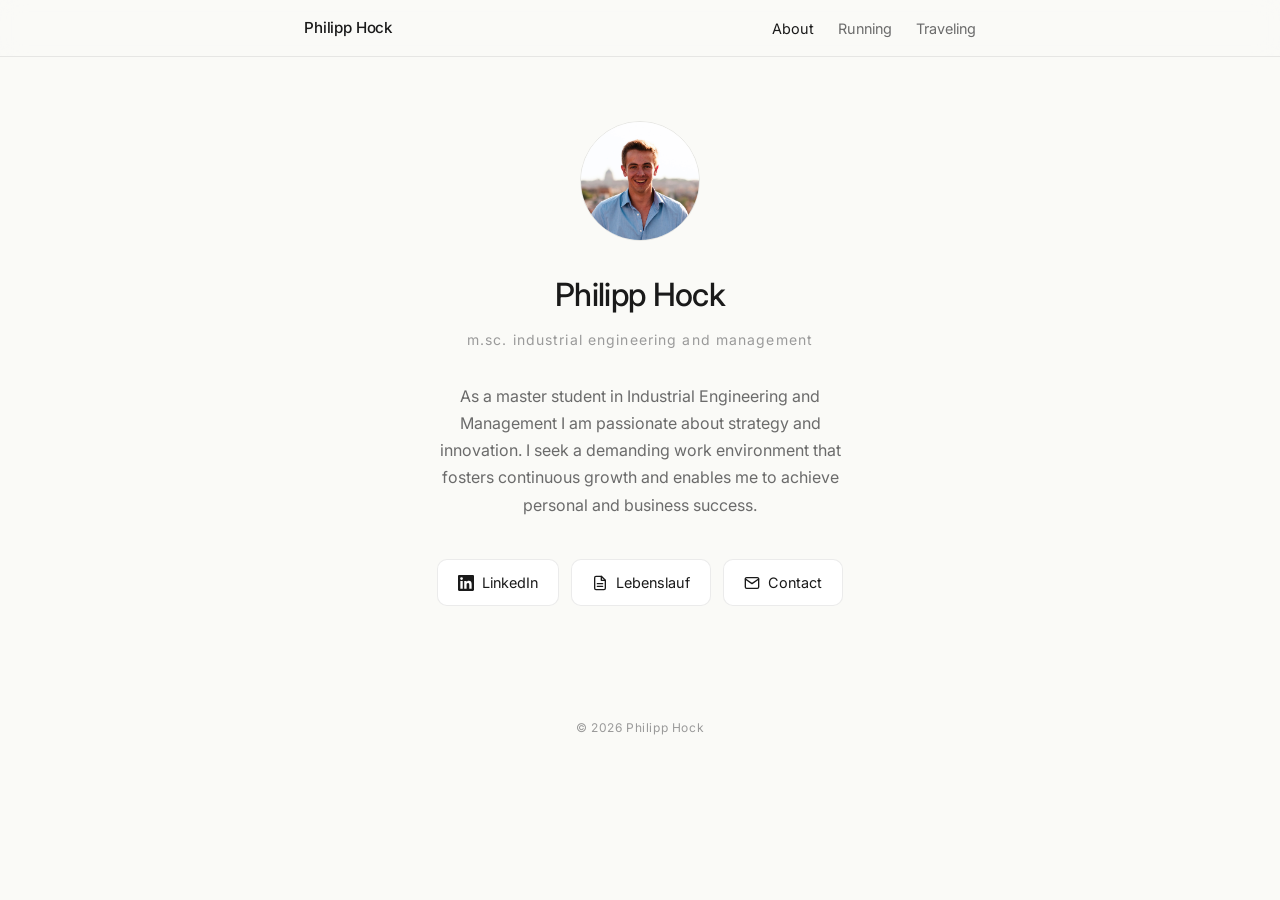
<file: index.html>
<!DOCTYPE html>
<html lang="en">
<head>
    <meta charset="UTF-8">
    <meta name="viewport" content="width=device-width, initial-scale=1.0">
    <title>Philipp Hock</title>
    <link rel="preconnect" href="https://fonts.googleapis.com">
    <link rel="preconnect" href="https://fonts.gstatic.com" crossorigin>
    <link href="https://fonts.googleapis.com/css2?family=Inter:wght@300;400;500&display=swap" rel="stylesheet">
    <link rel="stylesheet" href="style.css">
</head>
<body>
    <nav>
        <div class="nav-inner">
            <a href="index.html" class="nav-brand">Philipp Hock</a>
            <div class="nav-links">
                <a href="index.html" class="active">About</a>
                <a href="running/">Running</a>
                <a href="traveling/">Traveling</a>
            </div>
        </div>
    </nav>

    <main class="home">
        <img src="profil.jpeg" alt="Philipp Hock" class="avatar">
        
        <h1>Philipp Hock</h1>
        <p class="subtitle">M.Sc. Industrial Engineering and Management</p>
        
        <p class="bio">
            As a master student in Industrial Engineering and Management I
            am passionate about strategy and innovation. I seek a demanding
            work environment that fosters continuous growth and enables me
            to achieve personal and business success.
        </p>
        
        <div class="links">
            <a href="https://www.linkedin.com/in/philipp-hock-a25921197/" class="link" target="_blank" rel="noopener">
                <svg viewBox="0 0 24 24" fill="currentColor" aria-hidden="true">
                    <path d="M20.447 20.452h-3.554v-5.569c0-1.328-.027-3.037-1.852-3.037-1.853 0-2.136 1.445-2.136 2.939v5.667H9.351V9h3.414v1.561h.046c.477-.9 1.637-1.85 3.37-1.85 3.601 0 4.267 2.37 4.267 5.455v6.286zM5.337 7.433a2.062 2.062 0 01-2.063-2.065 2.063 2.063 0 112.063 2.065zm1.782 13.019H3.555V9h3.564v11.452zM22.225 0H1.771C.792 0 0 .774 0 1.729v20.542C0 23.227.792 24 1.771 24h20.451C23.2 24 24 23.227 24 22.271V1.729C24 .774 23.2 0 22.222 0h.003z"/>
                </svg>
                LinkedIn
            </a>
            
            <a href="lebenslauf.pdf" class="link" target="_blank" rel="noopener">
                <svg viewBox="0 0 24 24" fill="none" stroke="currentColor" stroke-width="2" stroke-linecap="round" stroke-linejoin="round" aria-hidden="true">
                    <path d="M14 2H6a2 2 0 0 0-2 2v16a2 2 0 0 0 2 2h12a2 2 0 0 0 2-2V8z"/>
                    <polyline points="14 2 14 8 20 8"/>
                    <line x1="16" y1="13" x2="8" y2="13"/>
                    <line x1="16" y1="17" x2="8" y2="17"/>
                </svg>
                Lebenslauf
            </a>
            
            <a href="mailto:philipphock@yahoo.de" class="link">
                <svg viewBox="0 0 24 24" fill="none" stroke="currentColor" stroke-width="2" stroke-linecap="round" stroke-linejoin="round" aria-hidden="true">
                    <path d="M4 4h16c1.1 0 2 .9 2 2v12c0 1.1-.9 2-2 2H4c-1.1 0-2-.9-2-2V6c0-1.1.9-2 2-2z"/>
                    <polyline points="22,6 12,13 2,6"/>
                </svg>
                Contact
            </a>
        </div>
    </main>

    <footer>© 2026 Philipp Hock</footer>
</body>
</html>
</file>
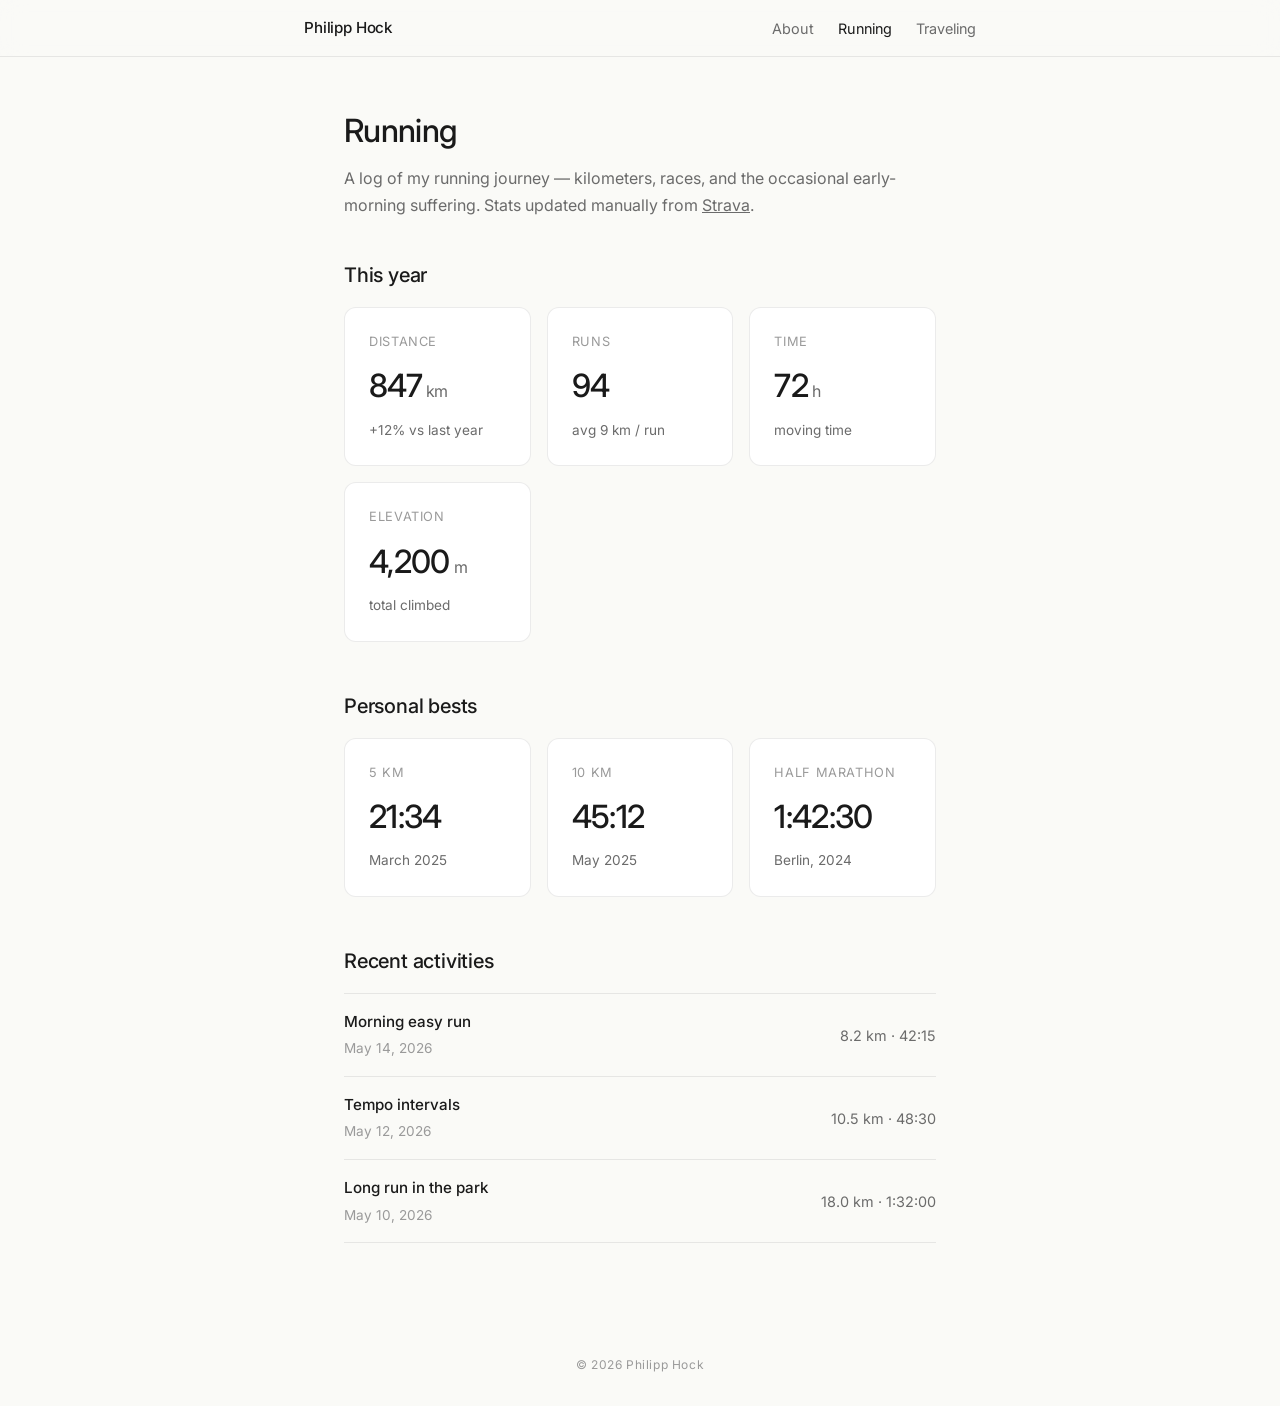
<file: running/index.html>
<!DOCTYPE html>
<html lang="en">
<head>
    <meta charset="UTF-8">
    <meta name="viewport" content="width=device-width, initial-scale=1.0">
    <title>Running · Philipp Hock</title>
    <link rel="preconnect" href="https://fonts.googleapis.com">
    <link rel="preconnect" href="https://fonts.gstatic.com" crossorigin>
    <link href="https://fonts.googleapis.com/css2?family=Inter:wght@300;400;500&display=swap" rel="stylesheet">
    <link rel="stylesheet" href="../style.css">
</head>
<body>
    <nav>
        <div class="nav-inner">
            <a href="../index.html" class="nav-brand">Philipp Hock</a>
            <div class="nav-links">
                <a href="../index.html">About</a>
                <a href="../running/" class="active">Running</a>
                <a href="../traveling/">Traveling</a>
            </div>
        </div>
    </nav>

    <main>
        <h1>Running</h1>
        <p class="page-intro">
            A log of my running journey — kilometers, races, and the occasional early-morning suffering.
            Stats updated manually from <a href="https://www.strava.com" target="_blank" rel="noopener" style="text-decoration: underline;">Strava</a>.
        </p>

        <h2>This year</h2>
        <div class="stats-grid">
            <div class="stat-card">
                <div class="stat-label">Distance</div>
                <div class="stat-value">847<span class="stat-unit">km</span></div>
                <div class="stat-sub">+12% vs last year</div>
            </div>
            <div class="stat-card">
                <div class="stat-label">Runs</div>
                <div class="stat-value">94</div>
                <div class="stat-sub">avg 9 km / run</div>
            </div>
            <div class="stat-card">
                <div class="stat-label">Time</div>
                <div class="stat-value">72<span class="stat-unit">h</span></div>
                <div class="stat-sub">moving time</div>
            </div>
            <div class="stat-card">
                <div class="stat-label">Elevation</div>
                <div class="stat-value">4,200<span class="stat-unit">m</span></div>
                <div class="stat-sub">total climbed</div>
            </div>
        </div>

        <h2>Personal bests</h2>
        <div class="stats-grid">
            <div class="stat-card">
                <div class="stat-label">5 km</div>
                <div class="stat-value">21:34</div>
                <div class="stat-sub">March 2025</div>
            </div>
            <div class="stat-card">
                <div class="stat-label">10 km</div>
                <div class="stat-value">45:12</div>
                <div class="stat-sub">May 2025</div>
            </div>
            <div class="stat-card">
                <div class="stat-label">Half marathon</div>
                <div class="stat-value">1:42:30</div>
                <div class="stat-sub">Berlin, 2024</div>
            </div>
        </div>

        <h2>Recent activities</h2>
        <div class="activity-list">
            <div class="activity">
                <div class="activity-info">
                    <div class="activity-title">Morning easy run</div>
                    <div class="activity-date">May 14, 2026</div>
                </div>
                <div class="activity-stats">8.2 km · 42:15</div>
            </div>
            <div class="activity">
                <div class="activity-info">
                    <div class="activity-title">Tempo intervals</div>
                    <div class="activity-date">May 12, 2026</div>
                </div>
                <div class="activity-stats">10.5 km · 48:30</div>
            </div>
            <div class="activity">
                <div class="activity-info">
                    <div class="activity-title">Long run in the park</div>
                    <div class="activity-date">May 10, 2026</div>
                </div>
                <div class="activity-stats">18.0 km · 1:32:00</div>
            </div>
        </div>
    </main>

    <footer>© 2026 Philipp Hock</footer>
</body>
</html>
</file>
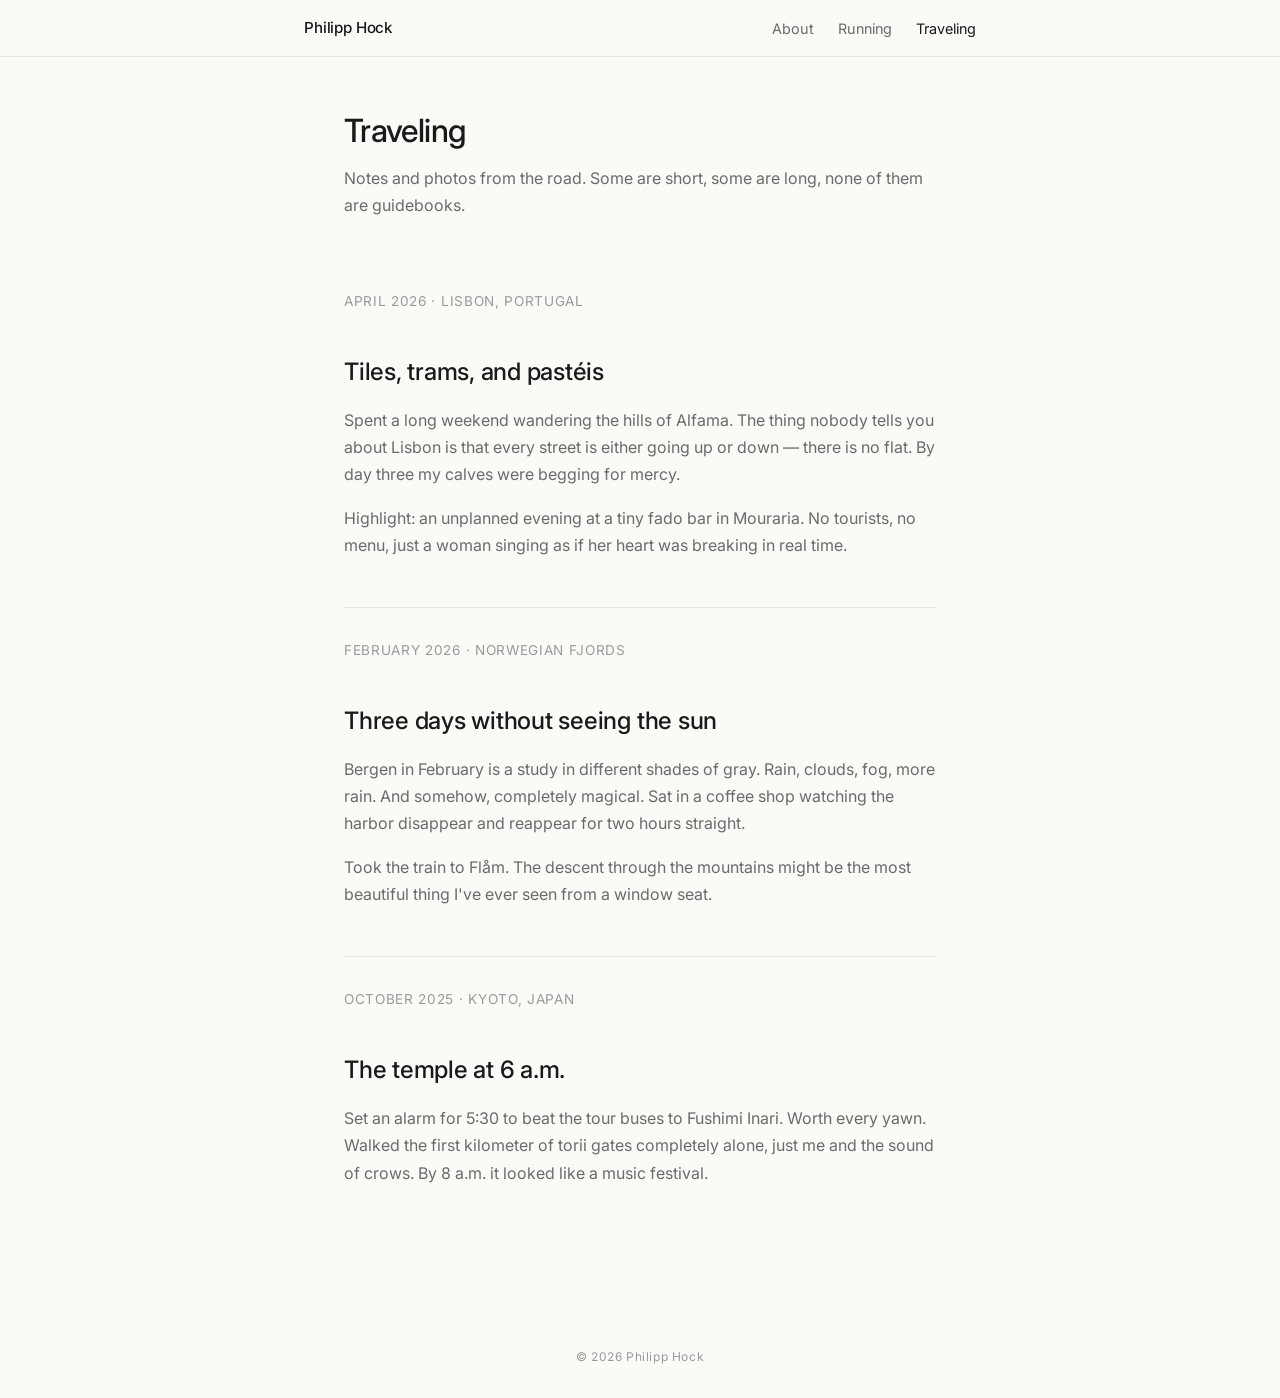
<file: traveling/index.html>
<!DOCTYPE html>
<html lang="en">
<head>
    <meta charset="UTF-8">
    <meta name="viewport" content="width=device-width, initial-scale=1.0">
    <title>Traveling · Philipp Hock</title>
    <link rel="preconnect" href="https://fonts.googleapis.com">
    <link rel="preconnect" href="https://fonts.gstatic.com" crossorigin>
    <link href="https://fonts.googleapis.com/css2?family=Inter:wght@300;400;500&display=swap" rel="stylesheet">
    <link rel="stylesheet" href="../style.css">
</head>
<body>
    <nav>
        <div class="nav-inner">
            <a href="../index.html" class="nav-brand">Philipp Hock</a>
            <div class="nav-links">
                <a href="../index.html">About</a>
                <a href="../running/">Running</a>
                <a href="../traveling/" class="active">Traveling</a>
            </div>
        </div>
    </nav>

    <main>
        <h1>Traveling</h1>
        <p class="page-intro">
            Notes and photos from the road. Some are short, some are long, none of them are guidebooks.
        </p>

        <article class="post">
            <div class="post-meta">April 2026 · Lisbon, Portugal</div>
            <h2 class="post-title">Tiles, trams, and pastéis</h2>
            <div class="post-body">
                <p>
                    Spent a long weekend wandering the hills of Alfama. The thing nobody tells you about Lisbon
                    is that every street is either going up or down — there is no flat. By day three my calves
                    were begging for mercy.
                </p>
                <p>
                    Highlight: an unplanned evening at a tiny fado bar in Mouraria. No tourists, no menu,
                    just a woman singing as if her heart was breaking in real time.
                </p>
            </div>
        </article>

        <article class="post">
            <div class="post-meta">February 2026 · Norwegian fjords</div>
            <h2 class="post-title">Three days without seeing the sun</h2>
            <div class="post-body">
                <p>
                    Bergen in February is a study in different shades of gray. Rain, clouds, fog,
                    more rain. And somehow, completely magical. Sat in a coffee shop watching the
                    harbor disappear and reappear for two hours straight.
                </p>
                <p>
                    Took the train to Flåm. The descent through the mountains might be the most
                    beautiful thing I've ever seen from a window seat.
                </p>
            </div>
        </article>

        <article class="post">
            <div class="post-meta">October 2025 · Kyoto, Japan</div>
            <h2 class="post-title">The temple at 6 a.m.</h2>
            <div class="post-body">
                <p>
                    Set an alarm for 5:30 to beat the tour buses to Fushimi Inari. Worth every yawn.
                    Walked the first kilometer of torii gates completely alone, just me and the
                    sound of crows. By 8 a.m. it looked like a music festival.
                </p>
            </div>
        </article>
    </main>

    <footer>© 2026 Philipp Hock</footer>
</body>
</html>
</file>
<file: style.css>
/* ============================================
   Shared styles for all pages
   ============================================ */

* {
    margin: 0;
    padding: 0;
    box-sizing: border-box;
}

:root {
    --bg: #fafaf7;
    --surface: #ffffff;
    --text: #1a1a1a;
    --text-muted: #6b6b6b;
    --text-subtle: #9a9a9a;
    --border: rgba(0, 0, 0, 0.08);
    --border-hover: rgba(0, 0, 0, 0.2);
    --accent: #1a1a1a;
}

@media (prefers-color-scheme: dark) {
    :root {
        --bg: #0e0e0e;
        --surface: #1a1a1a;
        --text: #f5f5f5;
        --text-muted: #a0a0a0;
        --text-subtle: #6b6b6b;
        --border: rgba(255, 255, 255, 0.1);
        --border-hover: rgba(255, 255, 255, 0.3);
        --accent: #f5f5f5;
    }
}

body {
    font-family: 'Inter', -apple-system, BlinkMacSystemFont, sans-serif;
    background: var(--bg);
    color: var(--text);
    min-height: 100vh;
    line-height: 1.6;
    -webkit-font-smoothing: antialiased;
    -moz-osx-font-smoothing: grayscale;
}

a {
    color: inherit;
}

/* ============================================
   Navigation (on every page)
   ============================================ */
nav {
    position: sticky;
    top: 0;
    background: rgba(250, 250, 247, 0.85);
    backdrop-filter: saturate(180%) blur(12px);
    -webkit-backdrop-filter: saturate(180%) blur(12px);
    border-bottom: 1px solid var(--border);
    z-index: 10;
}

@media (prefers-color-scheme: dark) {
    nav {
        background: rgba(14, 14, 14, 0.85);
    }
}

.nav-inner {
    max-width: 720px;
    margin: 0 auto;
    padding: 1rem 1.5rem;
    display: flex;
    justify-content: space-between;
    align-items: center;
    gap: 1.5rem;
}

.nav-brand {
    font-weight: 500;
    text-decoration: none;
    font-size: 0.95rem;
    letter-spacing: -0.01em;
}

.nav-links {
    display: flex;
    gap: 1.5rem;
}

.nav-links a {
    text-decoration: none;
    font-size: 0.9rem;
    color: var(--text-muted);
    transition: color 0.2s ease;
}

.nav-links a:hover,
.nav-links a.active {
    color: var(--text);
}

/* ============================================
   Page layout
   ============================================ */
main {
    max-width: 640px;
    margin: 0 auto;
    padding: 3rem 1.5rem 5rem;
    animation: fadeIn 0.6s ease-out;
}

main.home {
    max-width: 520px;
    text-align: center;
    padding-top: 4rem;
}

@keyframes fadeIn {
    from { opacity: 0; transform: translateY(8px); }
    to { opacity: 1; transform: translateY(0); }
}

/* Typography */
h1 {
    font-size: 2rem;
    font-weight: 500;
    letter-spacing: -0.02em;
    margin-bottom: 0.5rem;
}

h2 {
    font-size: 1.25rem;
    font-weight: 500;
    letter-spacing: -0.01em;
    margin: 2.5rem 0 1rem;
}

.page-intro {
    color: var(--text-muted);
    font-size: 1rem;
    margin-bottom: 2.5rem;
    line-height: 1.7;
}

/* ============================================
   Home page
   ============================================ */
.avatar {
    width: 120px;
    height: 120px;
    border-radius: 50%;
    border: 1px solid var(--border);
    margin: 0 auto 1.75rem;
    object-fit: cover;
    display: block;
}

.subtitle {
    font-size: 0.875rem;
    color: var(--text-subtle);
    letter-spacing: 0.08em;
    text-transform: lowercase;
    margin-bottom: 2rem;
    font-weight: 400;
}

.bio {
    font-size: 1rem;
    color: var(--text-muted);
    max-width: 440px;
    margin: 0 auto 2.5rem;
    line-height: 1.7;
}

.links {
    display: flex;
    gap: 0.75rem;
    justify-content: center;
    flex-wrap: wrap;
}

.link {
    display: inline-flex;
    align-items: center;
    gap: 0.5rem;
    padding: 0.7rem 1.25rem;
    background: var(--surface);
    border: 1px solid var(--border);
    border-radius: 10px;
    font-size: 0.9rem;
    color: var(--text);
    text-decoration: none;
    font-weight: 400;
    transition: all 0.2s ease;
}

.link:hover {
    border-color: var(--border-hover);
    transform: translateY(-1px);
}

.link svg {
    width: 16px;
    height: 16px;
    flex-shrink: 0;
}

/* ============================================
   Running page - Stats grid
   ============================================ */
.stats-grid {
    display: grid;
    grid-template-columns: repeat(auto-fit, minmax(160px, 1fr));
    gap: 1rem;
    margin-bottom: 3rem;
}

.stat-card {
    background: var(--surface);
    border: 1px solid var(--border);
    border-radius: 12px;
    padding: 1.5rem;
}

.stat-label {
    font-size: 0.8rem;
    color: var(--text-subtle);
    text-transform: uppercase;
    letter-spacing: 0.05em;
    margin-bottom: 0.5rem;
}

.stat-value {
    font-size: 2rem;
    font-weight: 500;
    letter-spacing: -0.02em;
}

.stat-unit {
    font-size: 1rem;
    color: var(--text-muted);
    font-weight: 400;
    margin-left: 0.25rem;
}

.stat-sub {
    font-size: 0.85rem;
    color: var(--text-muted);
    margin-top: 0.5rem;
}

/* Recent activities list */
.activity-list {
    border-top: 1px solid var(--border);
}

.activity {
    display: flex;
    justify-content: space-between;
    align-items: center;
    padding: 1rem 0;
    border-bottom: 1px solid var(--border);
}

.activity-info {
    flex: 1;
}

.activity-title {
    font-weight: 500;
    font-size: 0.95rem;
    margin-bottom: 0.25rem;
}

.activity-date {
    font-size: 0.85rem;
    color: var(--text-subtle);
}

.activity-stats {
    text-align: right;
    font-size: 0.9rem;
    color: var(--text-muted);
}

/* ============================================
   Traveling page - Blog posts
   ============================================ */
.post {
    border-bottom: 1px solid var(--border);
    padding: 2rem 0;
}

.post:first-child {
    padding-top: 0;
}

.post:last-child {
    border-bottom: none;
}

.post-meta {
    font-size: 0.85rem;
    color: var(--text-subtle);
    text-transform: uppercase;
    letter-spacing: 0.05em;
    margin-bottom: 0.5rem;
}

.post-title {
    font-size: 1.5rem;
    font-weight: 500;
    letter-spacing: -0.01em;
    margin-bottom: 1rem;
}

.post-body {
    color: var(--text-muted);
    line-height: 1.7;
}

.post-body p {
    margin-bottom: 1rem;
}

.post-image {
    width: 100%;
    border-radius: 8px;
    margin: 1.5rem 0;
    display: block;
}

/* ============================================
   Footer
   ============================================ */
footer {
    text-align: center;
    padding: 2rem 1.5rem;
    font-size: 0.75rem;
    color: var(--text-subtle);
    letter-spacing: 0.05em;
}

/* ============================================
   Mobile
   ============================================ */
@media (max-width: 480px) {
    h1 { font-size: 1.6rem; }
    .bio { font-size: 0.95rem; }
    .links { flex-direction: column; align-items: stretch; }
    .link { justify-content: center; }
    .avatar { width: 100px; height: 100px; }
    .nav-inner { padding: 0.875rem 1.25rem; }
    .nav-links { gap: 1rem; }
    .stat-value { font-size: 1.6rem; }
    main { padding: 2rem 1.25rem 4rem; }
}
</file>
